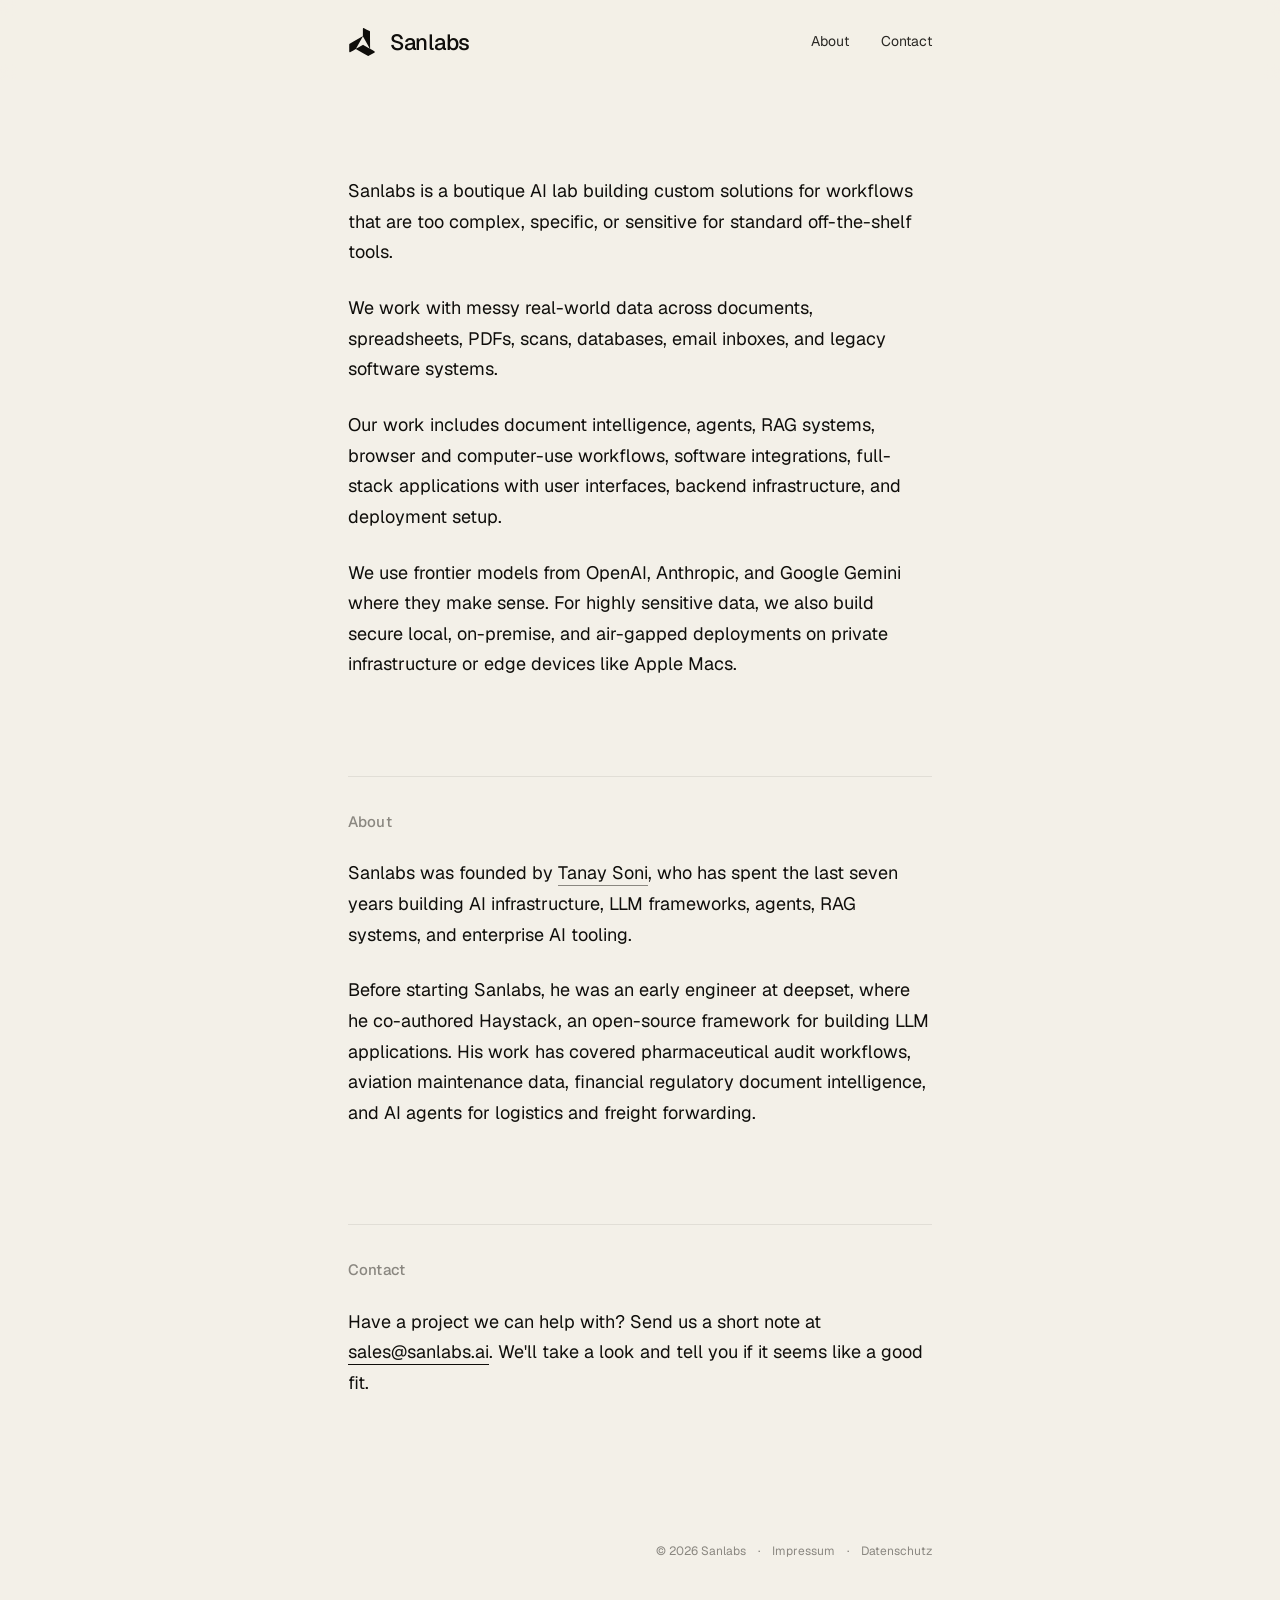
<file: index.html>
<!doctype html>
<html lang="en">
<head>
  <meta charset="utf-8" />
  <meta name="viewport" content="width=device-width, initial-scale=1" />
  <title>Sanlabs</title>
  <meta name="description" content="Sanlabs is a boutique AI lab building custom solutions for complex, specific, and sensitive workflows." />
  <link rel="canonical" href="https://sanlabs.ai/" />
  <meta property="og:title" content="Sanlabs" />
  <meta property="og:description" content="A boutique AI lab building custom solutions for complex, specific, and sensitive workflows." />
  <meta property="og:type" content="website" />
  <meta property="og:url" content="https://sanlabs.ai/" />
  <meta name="twitter:card" content="summary" />
  <link rel="icon" href="assets/sanlabs-symbol.svg" type="image/svg+xml" />
  <link rel="stylesheet" href="assets/styles.css" />
</head>
<body>
  <header class="top">
    <div class="col top-row">
      <a href="#top" class="brand" aria-label="Sanlabs — home">
        <svg viewBox="-0.011462637223303318 0.06055255979299545 109.99146270751953 120.49649047851562" aria-hidden="true">
          <path fill="currentColor" d="M0 85.85C0 80.92.06 76 0 71a3.65 3.65 0 0 1 2-3.5Q20.56 57 39.1 46.44q9.39-5.36 18.8-10.67a1.77 1.77 0 0 0 .94-1.77c0-10.11.08-20.22-.07-30.33 0-2.83 2.41-4.61 5.17-3C71.72 5 79.58 9.2 87.42 13.46a3.52 3.52 0 0 1 2 3.41v15.39q.09 16.64.2 33.26c.06 7.67.18 15.35.2 23a2.39 2.39 0 0 0 1.47 2.28c5.53 3.19 11 6.43 16.57 9.61a3.46 3.46 0 0 1 2.12 3.11 3.39 3.39 0 0 1-2.15 3q-12 6.66-24 13.41a3.78 3.78 0 0 1-4.17 0Q55 105.42 30.2 91a3.14 3.14 0 0 0-3.71 0c-7 4.24-14.16 8.37-21.24 12.55a3.48 3.48 0 0 1-3.44.47A3 3 0 0 1 0 101V85.85zM88.36 89l.2-.24c-.13-.27-.24-.56-.38-.82l-4.08-7.3L60 37.72a7.18 7.18 0 0 0-1.06-1.16 5.43 5.43 0 0 0-1 1Q43.74 62.7 29.61 87.84c-.17.31-.28.65-.42 1l.23.2c.54-.28 1.09-.54 1.62-.84q13.5-7.64 27-15.32a2.35 2.35 0 0 1 2.69 0q13 7.64 26 15.18c.49.31 1.06.61 1.63.94z"/>
        </svg>
        <span>Sanlabs</span>
      </a>
      <nav class="nav" aria-label="Primary">
        <a href="#about" data-nav="about">About</a>
        <a href="#contact" data-nav="contact">Contact</a>
      </nav>
    </div>
  </header>

  <main id="top">
    <article class="col">
      <div class="essay">
        <p data-reveal style="--d:60ms">Sanlabs is a boutique AI lab building custom solutions for workflows that are too complex, specific, or sensitive for standard off-the-shelf tools.</p>
        <p data-reveal style="--d:140ms">We work with messy real-world data across documents, spreadsheets, PDFs, scans, databases, email inboxes, and legacy software systems.</p>
        <p data-reveal style="--d:220ms">Our work includes document intelligence, agents, RAG systems, browser and computer-use workflows, software integrations, full-stack applications with user interfaces, backend infrastructure, and deployment setup.</p>
        <p data-reveal style="--d:300ms">We use frontier models from OpenAI, Anthropic, and Google Gemini where they make sense. For highly sensitive data, we also build secure local, on-premise, and air-gapped deployments on private infrastructure or edge devices like Apple Macs.</p>
      </div>

      <section class="section-block" id="about" data-reveal style="--d:380ms">
        <h2>About</h2>
        <p>Sanlabs was founded by <a class="subtle-link" href="https://www.linkedin.com/in/tanay-soni/" target="_blank" rel="noopener noreferrer">Tanay Soni</a>, who has spent the last seven years building AI infrastructure, LLM frameworks, agents, RAG systems, and enterprise AI tooling.</p>
        <p>Before starting Sanlabs, he was an early engineer at deepset, where he co-authored Haystack, an open-source framework for building LLM applications. His work has covered pharmaceutical audit workflows, aviation maintenance data, financial regulatory document intelligence, and AI agents for logistics and freight forwarding.</p>
      </section>

      <section class="section-block" id="contact" data-reveal>
        <h2>Contact</h2>
        <p>Have a project we can help with? Send us a short note at <a href="mailto:sales@sanlabs.ai">sales@sanlabs.ai</a>. We'll take a look and tell you if it seems like a good fit.</p>
      </section>
    </article>
  </main>

  <footer class="bottom">
    <div class="col foot-row">
      <span>© 2026 Sanlabs</span>
      <span class="sep">·</span>
      <a href="impressum/">Impressum</a>
      <span class="sep">·</span>
      <a href="datenschutz/">Datenschutz</a>
    </div>
  </footer>

  <script src="assets/main.js"></script>
</body>
</html>
</file>
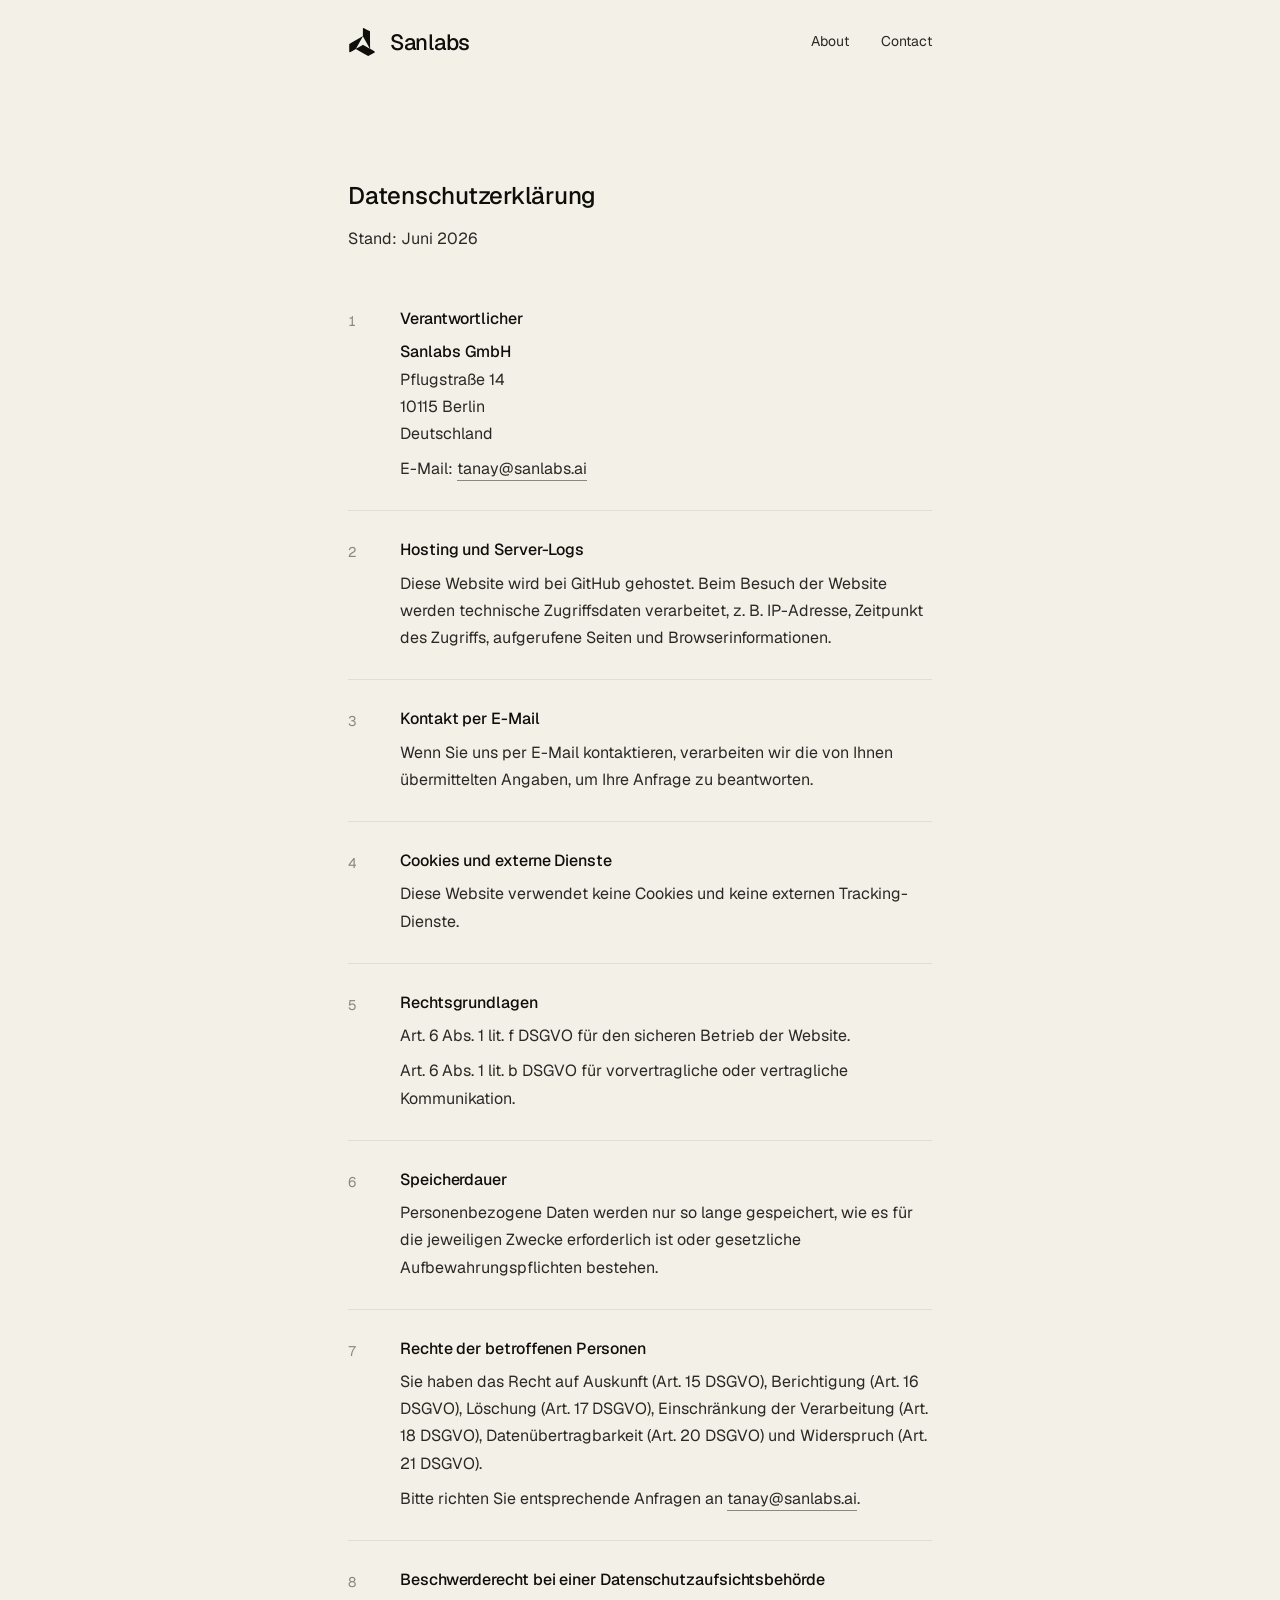
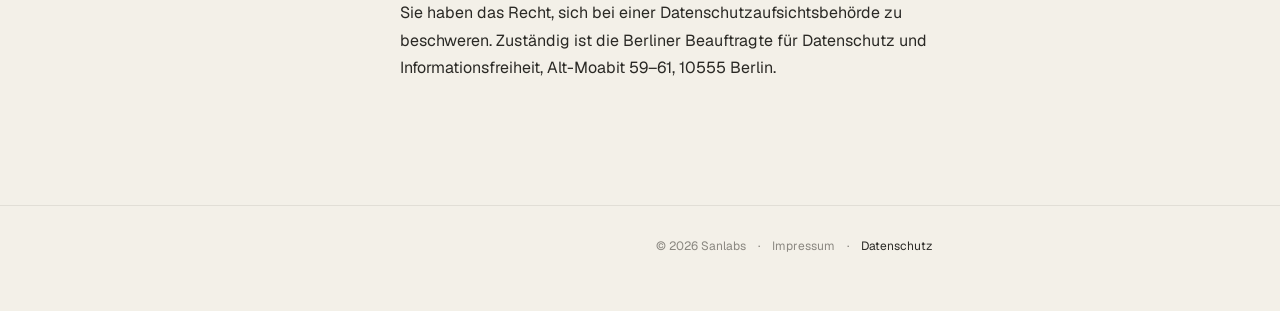
<file: datenschutz/index.html>
<!doctype html>
<html lang="de" class="legal-page">
<head>
  <meta charset="utf-8" />
  <meta name="viewport" content="width=device-width, initial-scale=1" />
  <title>Datenschutzerklärung - Sanlabs</title>
  <meta name="description" content="Datenschutzerklärung der Sanlabs GmbH" />
  <link rel="canonical" href="https://sanlabs.ai/datenschutz/" />
  <link rel="icon" href="../assets/sanlabs-symbol.svg" type="image/svg+xml" />
  <link rel="stylesheet" href="../assets/styles.css" />
</head>
<body>
  <header class="top">
    <div class="col top-row">
      <a href="../" class="brand" aria-label="Sanlabs — home">
        <svg viewBox="-0.011462637223303318 0.06055255979299545 109.99146270751953 120.49649047851562" aria-hidden="true">
          <path fill="currentColor" d="M0 85.85C0 80.92.06 76 0 71a3.65 3.65 0 0 1 2-3.5Q20.56 57 39.1 46.44q9.39-5.36 18.8-10.67a1.77 1.77 0 0 0 .94-1.77c0-10.11.08-20.22-.07-30.33 0-2.83 2.41-4.61 5.17-3C71.72 5 79.58 9.2 87.42 13.46a3.52 3.52 0 0 1 2 3.41v15.39q.09 16.64.2 33.26c.06 7.67.18 15.35.2 23a2.39 2.39 0 0 0 1.47 2.28c5.53 3.19 11 6.43 16.57 9.61a3.46 3.46 0 0 1 2.12 3.11 3.39 3.39 0 0 1-2.15 3q-12 6.66-24 13.41a3.78 3.78 0 0 1-4.17 0Q55 105.42 30.2 91a3.14 3.14 0 0 0-3.71 0c-7 4.24-14.16 8.37-21.24 12.55a3.48 3.48 0 0 1-3.44.47A3 3 0 0 1 0 101V85.85zM88.36 89l.2-.24c-.13-.27-.24-.56-.38-.82l-4.08-7.3L60 37.72a7.18 7.18 0 0 0-1.06-1.16 5.43 5.43 0 0 0-1 1Q43.74 62.7 29.61 87.84c-.17.31-.28.65-.42 1l.23.2c.54-.28 1.09-.54 1.62-.84q13.5-7.64 27-15.32a2.35 2.35 0 0 1 2.69 0q13 7.64 26 15.18c.49.31 1.06.61 1.63.94z"/>
        </svg>
        <span>Sanlabs</span>
      </a>
      <nav class="nav" aria-label="Primary">
        <a href="../#about">About</a>
        <a href="../#contact">Contact</a>
      </nav>
    </div>
  </header>

  <main class="legal">
    <article class="col">
      <h1>Datenschutzerklärung</h1>
      <p class="lede">Stand: Juni 2026</p>

      <section class="dsg">
        <div class="num">1</div>
        <div>
          <h2>Verantwortlicher</h2>
          <address>
            <span class="line label">Sanlabs GmbH</span>
            <span class="line">Pflugstraße 14</span>
            <span class="line">10115 Berlin</span>
            <span class="line">Deutschland</span>
            <span class="line" style="margin-top:8px">E-Mail: <a href="mailto:tanay@sanlabs.ai">tanay@sanlabs.ai</a></span>
          </address>
        </div>
      </section>

      <section class="dsg">
        <div class="num">2</div>
        <div>
          <h2>Hosting und Server-Logs</h2>
          <p>Diese Website wird bei GitHub gehostet. Beim Besuch der Website werden technische Zugriffsdaten verarbeitet, z.&nbsp;B. IP-Adresse, Zeitpunkt des Zugriffs, aufgerufene Seiten und Browserinformationen.</p>
        </div>
      </section>

      <section class="dsg">
        <div class="num">3</div>
        <div>
          <h2>Kontakt per E-Mail</h2>
          <p>Wenn Sie uns per E-Mail kontaktieren, verarbeiten wir die von Ihnen übermittelten Angaben, um Ihre Anfrage zu beantworten.</p>
        </div>
      </section>

      <section class="dsg">
        <div class="num">4</div>
        <div>
          <h2>Cookies und externe Dienste</h2>
          <p>Diese Website verwendet keine Cookies und keine externen Tracking-Dienste.</p>
        </div>
      </section>

      <section class="dsg">
        <div class="num">5</div>
        <div>
          <h2>Rechtsgrundlagen</h2>
          <p>Art. 6 Abs. 1 lit. f DSGVO für den sicheren Betrieb der Website.</p>
          <p>Art. 6 Abs. 1 lit. b DSGVO für vorvertragliche oder vertragliche Kommunikation.</p>
        </div>
      </section>

      <section class="dsg">
        <div class="num">6</div>
        <div>
          <h2>Speicherdauer</h2>
          <p>Personenbezogene Daten werden nur so lange gespeichert, wie es für die jeweiligen Zwecke erforderlich ist oder gesetzliche Aufbewahrungspflichten bestehen.</p>
        </div>
      </section>

      <section class="dsg">
        <div class="num">7</div>
        <div>
          <h2>Rechte der betroffenen Personen</h2>
          <p>Sie haben das Recht auf Auskunft (Art. 15 DSGVO), Berichtigung (Art. 16 DSGVO), Löschung (Art. 17 DSGVO), Einschränkung der Verarbeitung (Art. 18 DSGVO), Datenübertragbarkeit (Art. 20 DSGVO) und Widerspruch (Art. 21 DSGVO).</p>
          <p>Bitte richten Sie entsprechende Anfragen an <a href="mailto:tanay@sanlabs.ai">tanay@sanlabs.ai</a>.</p>
        </div>
      </section>

      <section class="dsg">
        <div class="num">8</div>
        <div>
          <h2>Beschwerderecht bei einer Datenschutzaufsichtsbehörde</h2>
          <p>Sie haben das Recht, sich bei einer Datenschutzaufsichtsbehörde zu beschweren. Zuständig ist die Berliner Beauftragte für Datenschutz und Informationsfreiheit, Alt-Moabit 59&ndash;61, 10555 Berlin.</p>
        </div>
      </section>
    </article>
  </main>

  <footer class="bottom">
    <div class="col foot-row">
      <span>© 2026 Sanlabs</span>
      <span class="sep">·</span>
      <a href="../impressum/">Impressum</a>
      <span class="sep">·</span>
      <a href="../datenschutz/" aria-current="page">Datenschutz</a>
    </div>
  </footer>
</body>
</html>
</file>
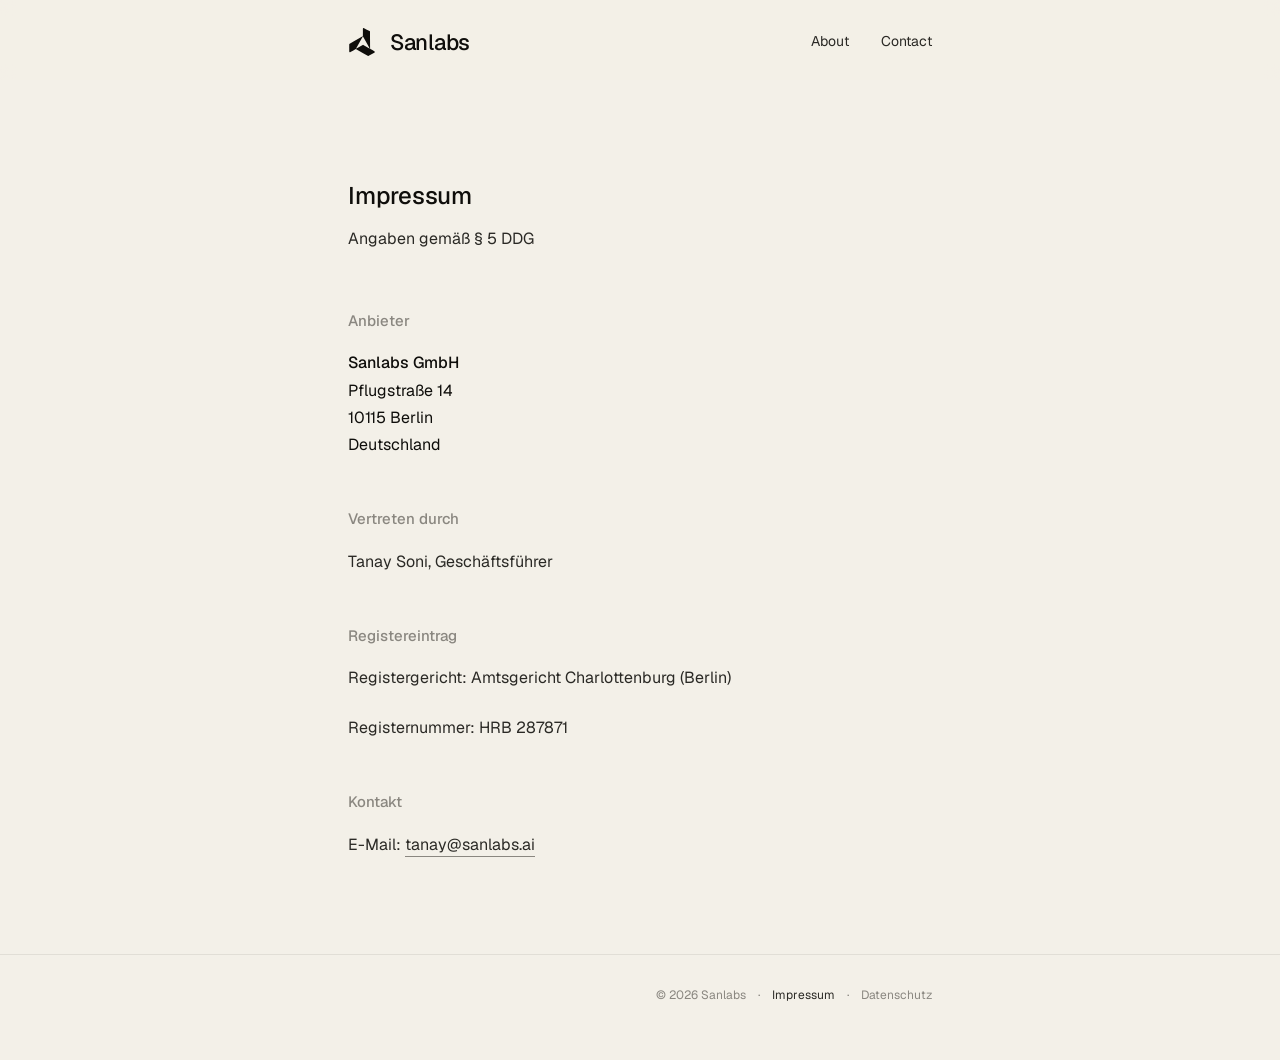
<file: impressum/index.html>
<!doctype html>
<html lang="de" class="legal-page">
<head>
  <meta charset="utf-8" />
  <meta name="viewport" content="width=device-width, initial-scale=1" />
  <title>Impressum - Sanlabs</title>
  <meta name="description" content="Impressum der Sanlabs GmbH" />
  <link rel="canonical" href="https://sanlabs.ai/impressum/" />
  <link rel="icon" href="../assets/sanlabs-symbol.svg" type="image/svg+xml" />
  <link rel="stylesheet" href="../assets/styles.css" />
</head>
<body>
  <header class="top">
    <div class="col top-row">
      <a href="../" class="brand" aria-label="Sanlabs — home">
        <svg viewBox="-0.011462637223303318 0.06055255979299545 109.99146270751953 120.49649047851562" aria-hidden="true">
          <path fill="currentColor" d="M0 85.85C0 80.92.06 76 0 71a3.65 3.65 0 0 1 2-3.5Q20.56 57 39.1 46.44q9.39-5.36 18.8-10.67a1.77 1.77 0 0 0 .94-1.77c0-10.11.08-20.22-.07-30.33 0-2.83 2.41-4.61 5.17-3C71.72 5 79.58 9.2 87.42 13.46a3.52 3.52 0 0 1 2 3.41v15.39q.09 16.64.2 33.26c.06 7.67.18 15.35.2 23a2.39 2.39 0 0 0 1.47 2.28c5.53 3.19 11 6.43 16.57 9.61a3.46 3.46 0 0 1 2.12 3.11 3.39 3.39 0 0 1-2.15 3q-12 6.66-24 13.41a3.78 3.78 0 0 1-4.17 0Q55 105.42 30.2 91a3.14 3.14 0 0 0-3.71 0c-7 4.24-14.16 8.37-21.24 12.55a3.48 3.48 0 0 1-3.44.47A3 3 0 0 1 0 101V85.85zM88.36 89l.2-.24c-.13-.27-.24-.56-.38-.82l-4.08-7.3L60 37.72a7.18 7.18 0 0 0-1.06-1.16 5.43 5.43 0 0 0-1 1Q43.74 62.7 29.61 87.84c-.17.31-.28.65-.42 1l.23.2c.54-.28 1.09-.54 1.62-.84q13.5-7.64 27-15.32a2.35 2.35 0 0 1 2.69 0q13 7.64 26 15.18c.49.31 1.06.61 1.63.94z"/>
        </svg>
        <span>Sanlabs</span>
      </a>
      <nav class="nav" aria-label="Primary">
        <a href="../#about">About</a>
        <a href="../#contact">Contact</a>
      </nav>
    </div>
  </header>

  <main class="legal">
    <article class="col">
      <h1>Impressum</h1>
      <p class="lede">Angaben gemäß § 5 DDG</p>

      <h2>Anbieter</h2>
      <address class="contact">
        <span class="line label">Sanlabs GmbH</span>
        <span class="line">Pflugstraße 14</span>
        <span class="line">10115 Berlin</span>
        <span class="line">Deutschland</span>
      </address>

      <h2>Vertreten durch</h2>
      <p>Tanay Soni, Geschäftsführer</p>

      <h2>Registereintrag</h2>
      <p>Registergericht: Amtsgericht Charlottenburg (Berlin)</p>
      <p>Registernummer: HRB 287871</p>

      <h2>Kontakt</h2>
      <p>E-Mail: <a href="mailto:tanay@sanlabs.ai">tanay@sanlabs.ai</a></p>
    </article>
  </main>

  <footer class="bottom">
    <div class="col foot-row">
      <span>© 2026 Sanlabs</span>
      <span class="sep">·</span>
      <a href="../impressum/" aria-current="page">Impressum</a>
      <span class="sep">·</span>
      <a href="../datenschutz/">Datenschutz</a>
    </div>
  </footer>
</body>
</html>
</file>
<file: assets/styles.css>
@font-face {
  font-family: "Geist";
  font-style: normal;
  font-weight: 300;
  font-display: swap;
  src: url("fonts/geist-300.ttf") format("truetype");
}

@font-face {
  font-family: "Geist";
  font-style: normal;
  font-weight: 400;
  font-display: swap;
  src: url("fonts/geist-400.ttf") format("truetype");
}

@font-face {
  font-family: "Geist";
  font-style: normal;
  font-weight: 500;
  font-display: swap;
  src: url("fonts/geist-500.ttf") format("truetype");
}

:root {
  --bg: #f3f0e8;
  --ink: #0f0e0b;
  --ink-2: #2a2925;
  --mute: #8a8780;
  --line: rgba(15, 14, 11, 0.16);
  --line-soft: rgba(15, 14, 11, 0.08);
  --sans: "Geist", ui-sans-serif, system-ui, -apple-system, BlinkMacSystemFont, "Segoe UI", sans-serif;
}

*,
*::before,
*::after {
  box-sizing: border-box;
}

html {
  scroll-behavior: smooth;
  scroll-padding-top: 96px;
}

html,
body {
  margin: 0;
  padding: 0;
  background: var(--bg);
  color: var(--ink);
}

body {
  min-width: 320px;
  font-family: var(--sans);
  font-size: 18px;
  font-weight: 400;
  line-height: 1.7;
  font-feature-settings: "ss01", "ss02";
  -webkit-font-smoothing: antialiased;
  text-rendering: optimizeLegibility;
}

::selection {
  background: var(--ink);
  color: var(--bg);
}

a {
  color: inherit;
  text-decoration: none;
}

p {
  margin: 0 0 1.4em;
}

p:last-child {
  margin-bottom: 0;
}

.col {
  max-width: 640px;
  margin: 0 auto;
  padding: 0 28px;
}

.top {
  position: sticky;
  top: 0;
  z-index: 50;
  padding: 28px 0 24px;
  background: rgba(243, 240, 232, 0.9);
  background: color-mix(in oklab, var(--bg) 88%, transparent);
  -webkit-backdrop-filter: blur(8px) saturate(140%);
  backdrop-filter: blur(8px) saturate(140%);
}

.top-row {
  display: flex;
  align-items: center;
  justify-content: space-between;
  gap: 24px;
}

.brand {
  display: flex;
  align-items: center;
  gap: 14px;
  font-size: 22px;
  font-weight: 500;
  line-height: 1;
  letter-spacing: -0.012em;
}

.brand svg {
  display: block;
  width: 28px;
  height: 28px;
  flex: 0 0 auto;
}

.nav {
  display: flex;
  align-items: center;
  gap: 32px;
}

.nav a {
  position: relative;
  padding: 4px 0;
  color: var(--ink-2);
  font-size: 14px;
  line-height: 1.4;
  transition: color 200ms ease;
}

.nav a:hover,
.nav a[aria-current="true"],
.nav a[aria-current="page"] {
  color: var(--ink);
}

.nav a::after {
  position: absolute;
  right: 0;
  bottom: -1px;
  left: 0;
  height: 1px;
  background: currentColor;
  content: "";
  transform: scaleX(0);
  transform-origin: left;
  transition: transform 350ms cubic-bezier(0.2, 0.7, 0.2, 1);
}

.nav a:hover::after {
  transform: scaleX(0.6);
}

.nav a[aria-current="true"]::after,
.nav a[aria-current="page"]::after {
  transform: scaleX(1);
}

main {
  padding: 96px 0;
}

.essay p,
.section-block p {
  color: var(--ink);
  font-size: 18px;
  line-height: 1.7;
}

.section-block {
  margin-top: 96px;
  padding-top: 32px;
  border-top: 1px solid var(--line-soft);
}

.section-block h2 {
  margin: 0 0 24px;
  color: var(--mute);
  font-family: var(--sans);
  font-size: 15px;
  font-weight: 500;
  line-height: 1.7;
  letter-spacing: 0.01em;
}

.essay p a,
.section-block p a {
  border-bottom: 1px solid var(--ink);
  padding-bottom: 1px;
  transition: opacity 200ms ease;
}

.essay p a:hover,
.section-block p a:hover {
  opacity: 0.55;
}

.essay p a.subtle-link,
.section-block p a.subtle-link {
  border-bottom-color: var(--mute);
  opacity: 1;
  transition: border-color 200ms ease;
}

.essay p a.subtle-link:hover,
.section-block p a.subtle-link:hover {
  border-bottom-color: var(--ink);
  opacity: 1;
}

.legal-page body {
  font-size: 16px;
}

.legal h1,
.not-found h1 {
  margin: 0 0 8px;
  color: var(--ink);
  font-family: var(--sans);
  font-size: 24px;
  font-weight: 500;
  line-height: 1.7;
  letter-spacing: -0.01em;
}

.lede {
  margin: 0 0 56px;
  color: var(--mute);
  font-size: 14px;
  line-height: 1.4;
}

.legal h2 {
  margin: 48px 0 16px;
  color: var(--mute);
  font-family: var(--sans);
  font-size: 15px;
  font-weight: 500;
  line-height: 1.7;
  letter-spacing: 0;
}

.legal h2:first-of-type {
  margin-top: 0;
}

address.contact,
.dsg address {
  color: var(--ink);
  font-style: normal;
}

address.contact .line,
.dsg address .line {
  display: block;
}

.label {
  color: var(--ink);
  font-weight: 500;
}

.legal p,
.dsg p,
.dsg address {
  color: var(--ink-2);
  font-size: 16px;
  line-height: 1.7;
}

.legal p a,
.dsg p a,
.dsg address a {
  border-bottom: 1px solid var(--mute);
  padding-bottom: 1px;
  transition: border-color 200ms ease, color 200ms ease;
}

.legal p a:hover,
.dsg p a:hover,
.dsg address a:hover {
  border-bottom-color: var(--ink);
  color: var(--ink);
}

.dsg {
  display: grid;
  grid-template-columns: 32px 1fr;
  gap: 20px;
  padding: 28px 0;
  border-top: 1px solid var(--line-soft);
}

.dsg:first-of-type {
  padding-top: 0;
  border-top: 0;
}

.dsg .num {
  padding-top: 2px;
  color: var(--mute);
  font-size: 14px;
  font-variant-numeric: tabular-nums;
}

.dsg h2 {
  margin: 0 0 8px;
  color: var(--ink);
  font-family: var(--sans);
  font-size: 16px;
  font-weight: 500;
  line-height: 1.4;
  letter-spacing: -0.005em;
}

.dsg p,
.dsg address {
  margin: 0 0 8px;
}

.dsg p:last-child,
.dsg address:last-child {
  margin-bottom: 0;
}

.bottom {
  padding: 48px 0 56px;
  color: var(--mute);
  font-size: 12px;
  line-height: 1.4;
}

.legal + .bottom,
.not-found + .bottom {
  border-top: 1px solid var(--line-soft);
  padding-top: 32px;
}

.foot-row {
  display: flex;
  align-items: center;
  justify-content: flex-end;
  gap: 12px;
  flex-wrap: wrap;
}

.foot-row .sep {
  color: var(--mute);
  user-select: none;
}

.foot-row a {
  color: var(--mute);
  transition: color 200ms ease;
}

.foot-row a:hover {
  color: var(--ink);
}

.foot-row a[aria-current="page"] {
  color: var(--ink-2);
}

[data-reveal] {
  opacity: 1;
  transform: none;
}

@media (prefers-reduced-motion: no-preference) {
  [data-reveal] {
    opacity: 0;
    transform: translateY(8px);
    transition: opacity 900ms cubic-bezier(0.2, 0.7, 0.2, 1), transform 900ms cubic-bezier(0.2, 0.7, 0.2, 1);
    transition-delay: var(--d, 0ms);
  }

  [data-reveal].in {
    opacity: 1;
    transform: none;
  }
}

@media (prefers-reduced-motion: reduce) {
  html {
    scroll-behavior: auto;
  }
}

@media (max-width: 520px) {
  .col {
    padding-right: 24px;
    padding-left: 24px;
  }

  .top-row {
    gap: 18px;
  }

  .nav {
    gap: 20px;
  }

  .nav a {
    font-size: 13px;
  }

  .dsg {
    grid-template-columns: 24px 1fr;
    gap: 14px;
  }
}
</file>
